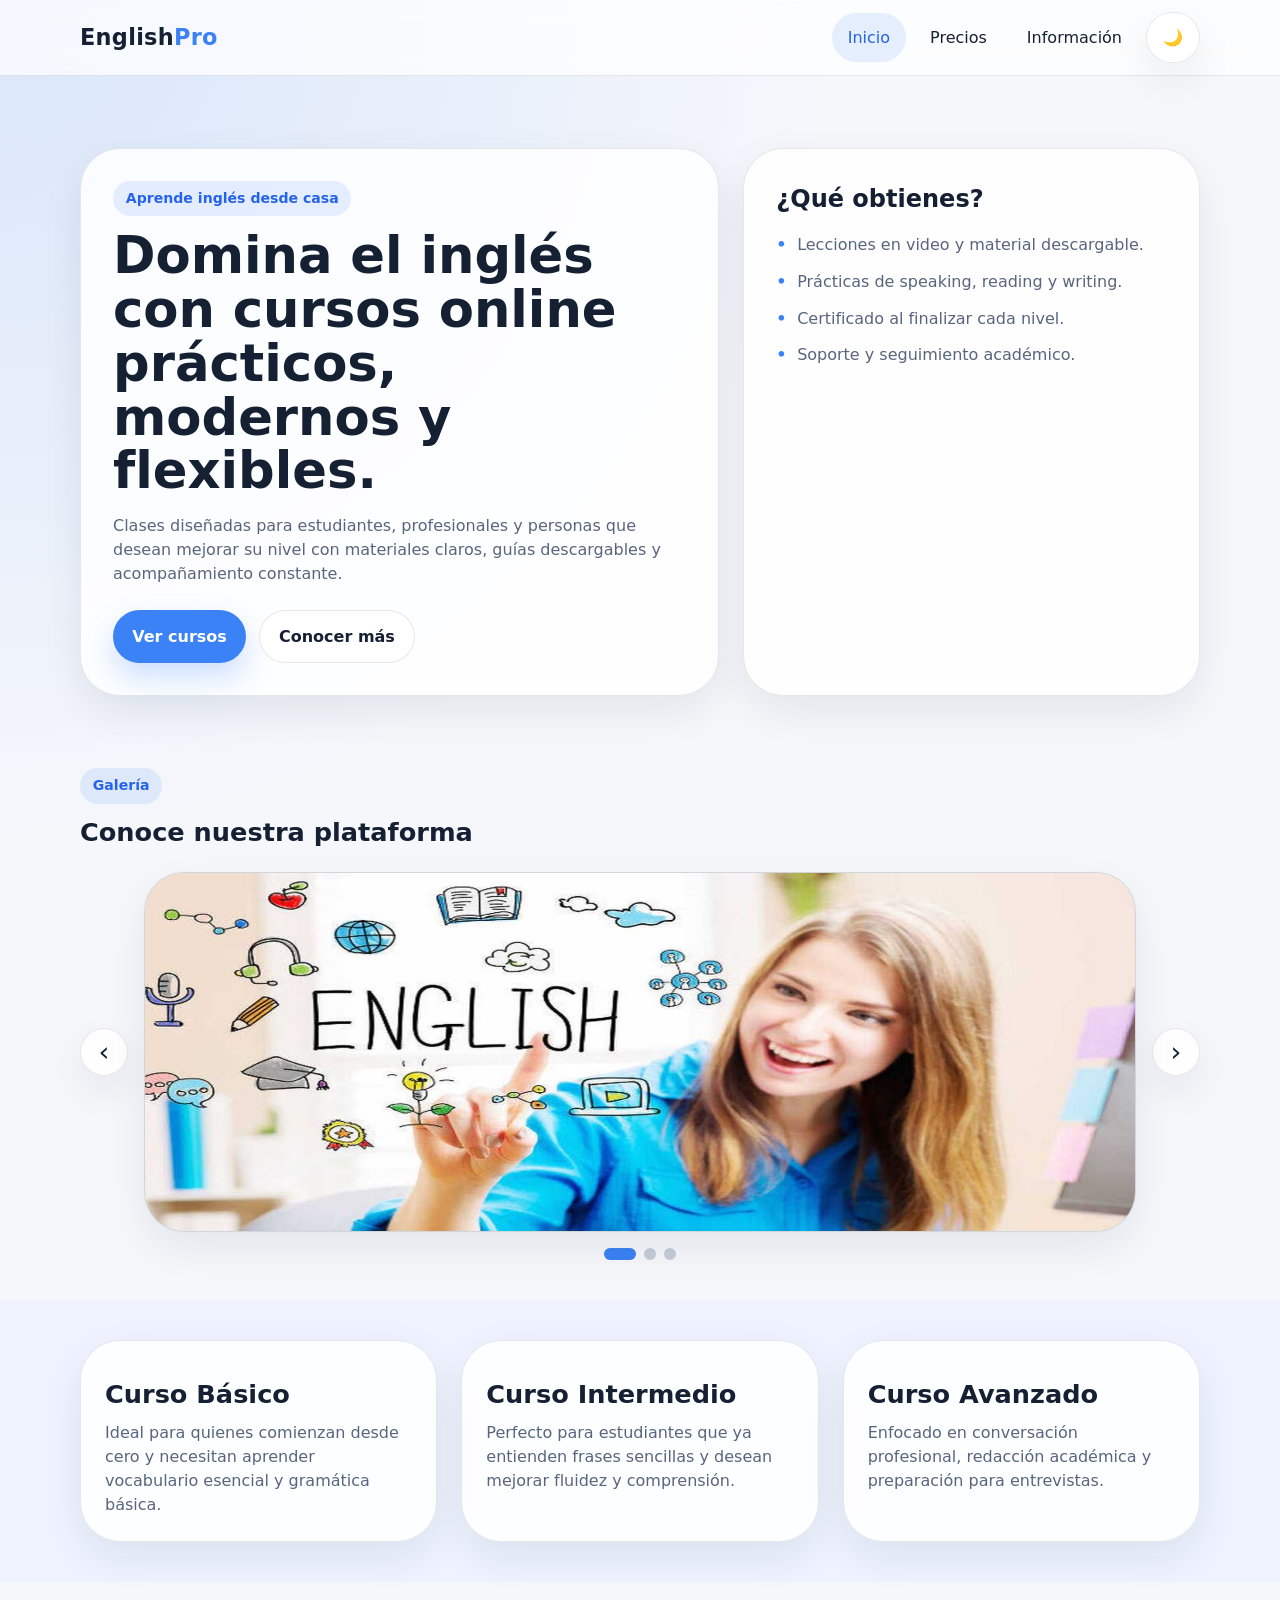
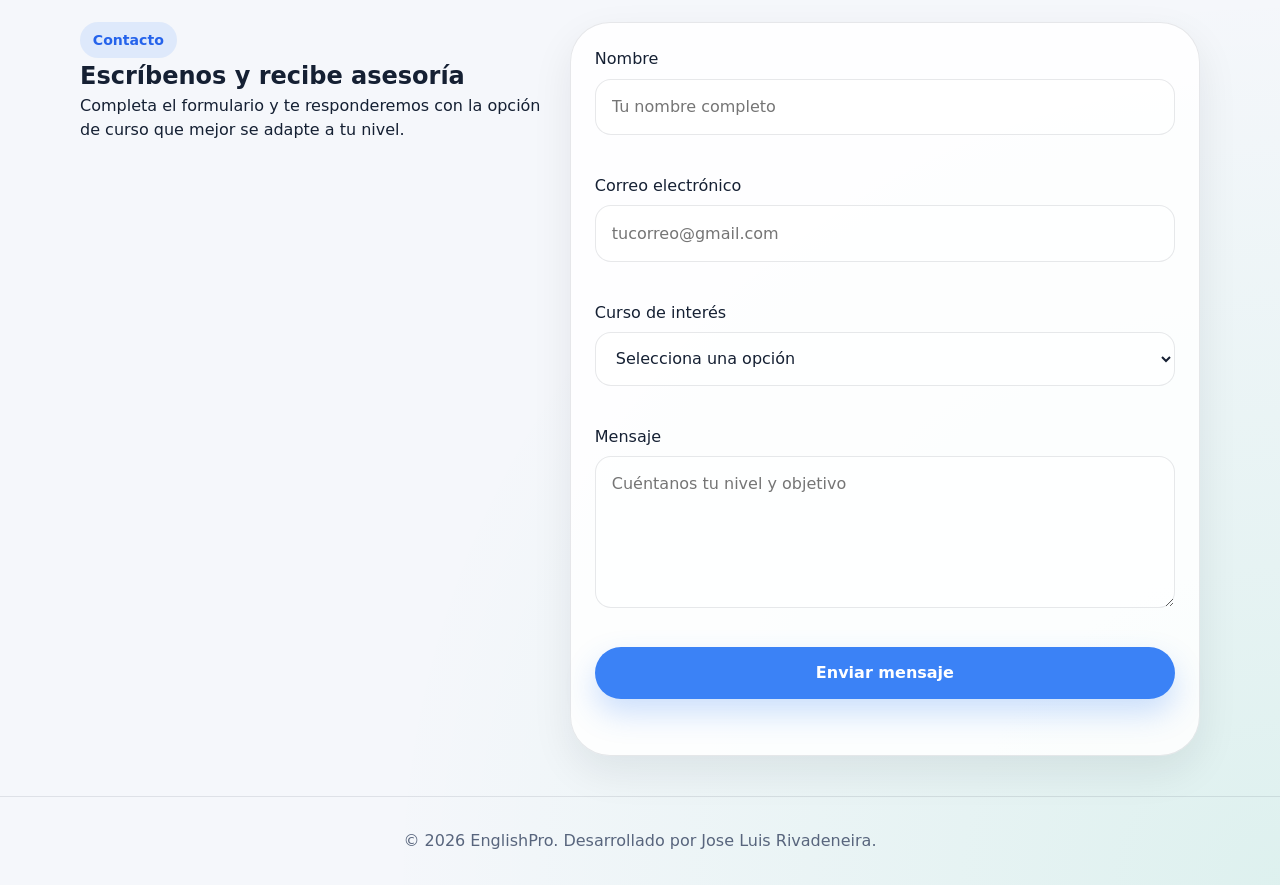
<file: Proyecto1P/index.html>
<!DOCTYPE html>
<html lang="es">
<head>
  <meta charset="UTF-8">
  <meta name="viewport" content="width=device-width, initial-scale=1.0">
  <meta name="description" content="EnglishPro - Cursos online de inglés para principiantes, intermedios y avanzados.">
  <title>EnglishPro | Cursos Online de Inglés</title>
  <link rel="stylesheet" href="CSS/normalice.css">
  <link rel="stylesheet" href="CSS/styles.css">
</head>
<body>
  <header class="site-header">
    <div class="container header__bar">
      <a class="logo" href="index.html">English<span>Pro</span></a>

      <button class="nav-toggle" id="navToggle" aria-label="Abrir menú" aria-expanded="false">
        <span></span>
        <span></span>
        <span></span>
      </button>

      <nav class="nav" id="navMenu">
        <a class="nav__link active" href="index.html">Inicio</a>
        <a class="nav__link" href="precios.html">Precios</a>
        <a class="nav__link" href="info.html">Información</a>
        <button class="theme-btn" id="themeBtn" type="button" aria-label="Cambiar tema">🌙</button>
      </nav>
    </div>
  </header>

  <main>
    <section class="hero">
      <div class="container hero__grid">
        <article class="hero__content">
          <span class="badge">Aprende inglés desde casa</span>
          <h1>Domina el inglés con cursos online prácticos, modernos y flexibles.</h1>
          <p>
            Clases diseñadas para estudiantes, profesionales y personas que desean mejorar su nivel
            con materiales claros, guías descargables y acompañamiento constante.
          </p>
          <div class="hero__actions">
            <a class="btn btn--primary" href="precios.html">Ver cursos</a>
            <a class="btn btn--ghost" href="info.html">Conocer más</a>
          </div>
        </article>

        <article class="hero__card">
          <h2>¿Qué obtienes?</h2>
          <ul class="features">
            <li>Lecciones en video y material descargable.</li>
            <li>Prácticas de speaking, reading y writing.</li>
            <li>Certificado al finalizar cada nivel.</li>
            <li>Soporte y seguimiento académico.</li>
          </ul>
        </article>
      </div>
    </section>

    <section class="section">
      <div class="container">
        <div class="section__head">
          <span class="section__tag">Galería</span>
          <h2><strong>Conoce nuestra plataforma</strong></h2>
        </div>

        <div class="slideshow" aria-label="Galería de imágenes">
          <button class="slideshow__btn" id="prevSlide" aria-label="Imagen anterior">‹</button>

          <div class="slideshow__viewport">
            <img class="slideshow__img active" src="IMG/Imagen1.jpg" alt="Vista 1 del curso de inglés">
            <img class="slideshow__img" src="IMG/Imagen2.jpg" alt="Vista 2 del curso de inglés">
            <img class="slideshow__img" src="IMG/Imagen3.jpg" alt="Vista 3 del curso de inglés">
          </div>

          <button class="slideshow__btn" id="nextSlide" aria-label="Imagen siguiente">›</button>
        </div>

        <div class="dots" aria-label="Selector de imagen">
          <button class="dot active" data-slide="0" aria-label="Mostrar imagen 1"></button>
          <button class="dot" data-slide="1" aria-label="Mostrar imagen 2"></button>
          <button class="dot" data-slide="2" aria-label="Mostrar imagen 3"></button>
        </div>
      </div>
    </section>

    <section class="section section--alt">
      <div class="container cards-grid">
        <article class="info-card">
          <h3>Curso Básico</h3>
          <p>Ideal para quienes comienzan desde cero y necesitan aprender vocabulario esencial y gramática básica.</p>
        </article>
        <article class="info-card">
          <h3>Curso Intermedio</h3>
          <p>Perfecto para estudiantes que ya entienden frases sencillas y desean mejorar fluidez y comprensión.</p>
        </article>
        <article class="info-card">
          <h3>Curso Avanzado</h3>
          <p>Enfocado en conversación profesional, redacción académica y preparación para entrevistas.</p>
        </article>
      </div>
    </section>

    <section class="section">
      <div class="container contact-grid">
        <article>
          <span class="section__tag">Contacto</span>
          <h2>Escríbenos y recibe asesoría</h2>
          <p>Completa el formulario y te responderemos con la opción de curso que mejor se adapte a tu nivel.</p>
        </article>

        <form class="contact-form" id="contactForm" novalidate>
          <div class="form-group">
            <label for="name">Nombre</label>
            <input type="text" id="name" name="name" placeholder="Tu nombre completo">
            <small class="error" id="nameError"></small>
          </div>

          <div class="form-group">
            <label for="email">Correo electrónico</label>
            <input type="email" id="email" name="email" placeholder="tucorreo@gmail.com">
            <small class="error" id="emailError"></small>
          </div>

          <div class="form-group">
            <label for="course">Curso de interés</label>
            <select id="course" name="course">
              <option value="">Selecciona una opción</option>
              <option value="basico">Básico</option>
              <option value="intermedio">Intermedio</option>
              <option value="avanzado">Avanzado</option>
            </select>
            <small class="error" id="courseError"></small>
          </div>

          <div class="form-group">
            <label for="message">Mensaje</label>
            <textarea id="message" name="message" rows="5" placeholder="Cuéntanos tu nivel y objetivo"></textarea>
            <small class="error" id="messageError"></small>
          </div>

          <button class="btn btn--primary btn--full" type="submit">Enviar mensaje</button>
          <p class="form-success" id="formSuccess" role="status" aria-live="polite"></p>
        </form>
      </div>
    </section>
  </main>

   <footer class="site-footer">
    <div class="container footer__grid">
      <p>© 2026 EnglishPro. Desarrollado por Jose Luis Rivadeneira.</p>
    </div>
  </footer>
  <script src="JS/scripts.js"></script>
</body>
</html>
</file>
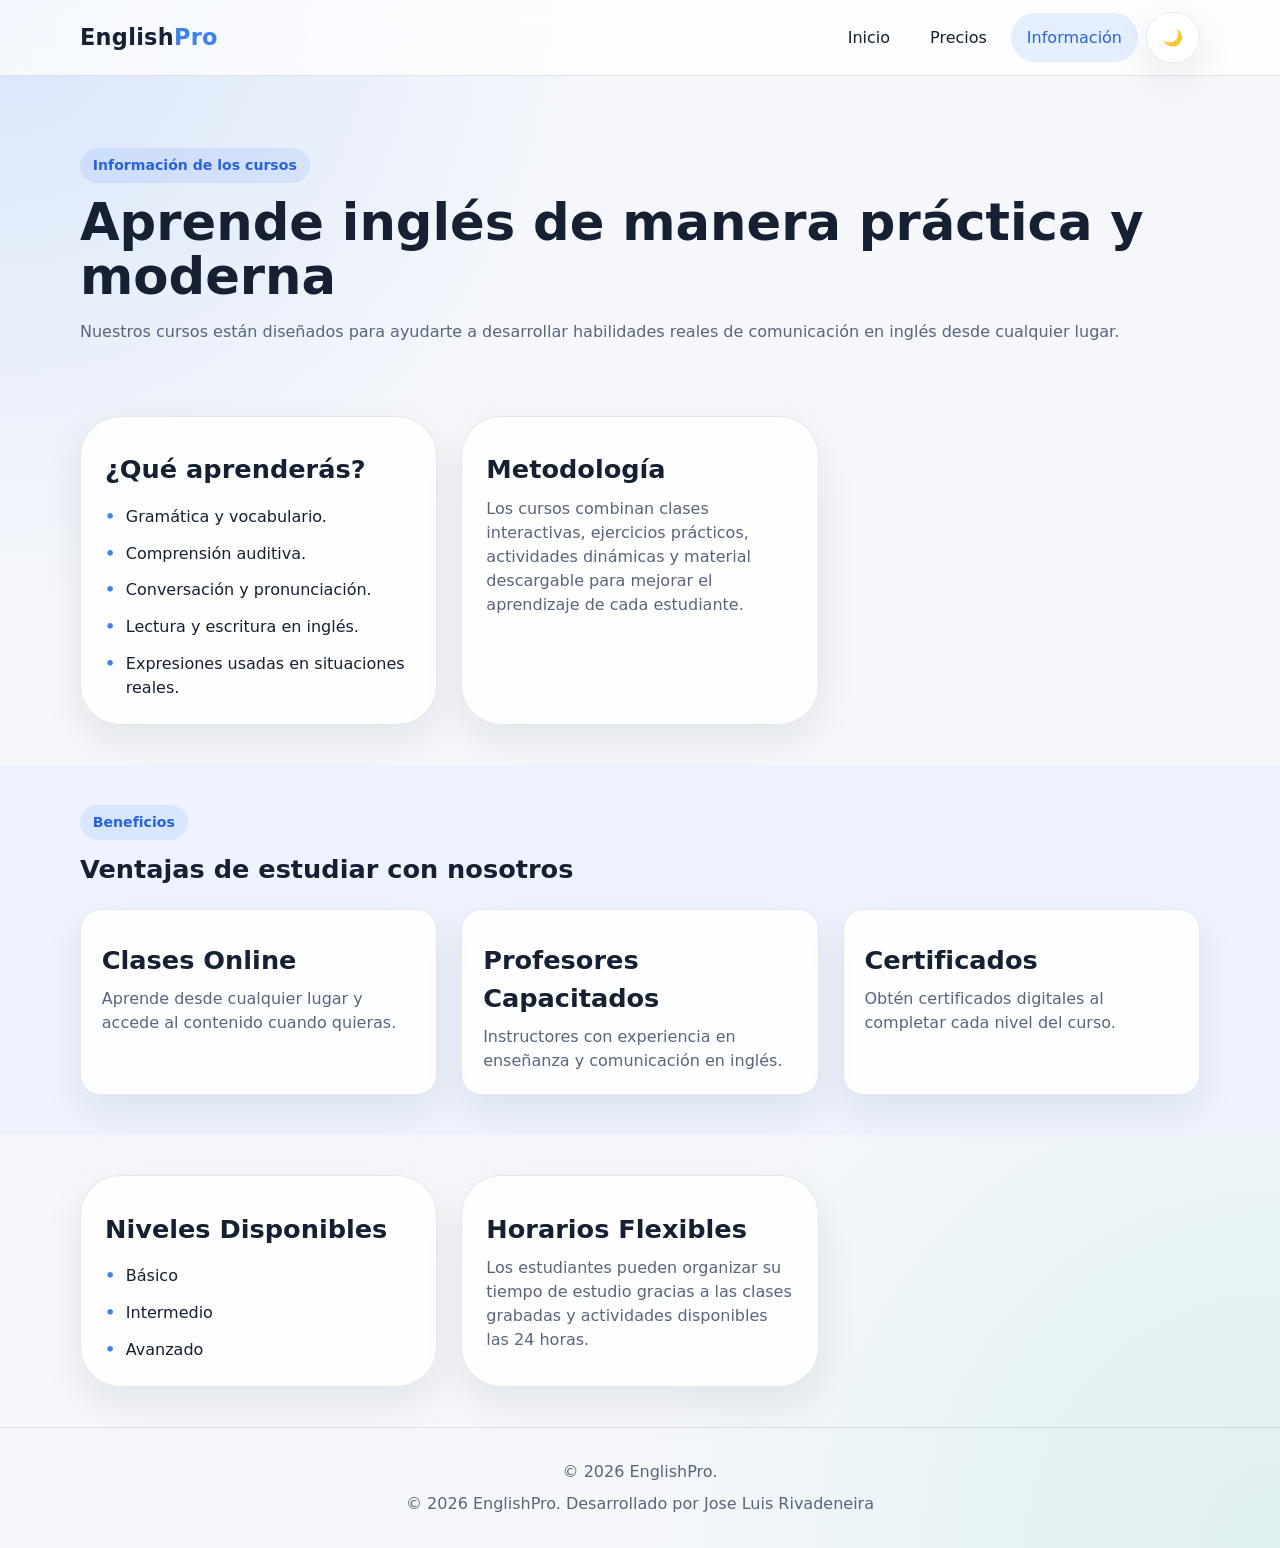
<file: Proyecto1P/info.html>
<!DOCTYPE html>
<html lang="es">
<head>
  <meta charset="UTF-8">
  <meta name="viewport" content="width=device-width, initial-scale=1.0">
  <meta name="description" content="Información y créditos del proyecto EnglishPro.">
  <title>EnglishPro | Información</title>
  <link rel="stylesheet" href="CSS/normalice.css">
  <link rel="stylesheet" href="CSS/styles.css">
</head>
<body>
  <header class="site-header">
    <div class="container header__bar">
      <a class="logo" href="index.html">English<span>Pro</span></a>

      <button class="nav-toggle" id="navToggle" aria-label="Abrir menú" aria-expanded="false">
        <span></span>
        <span></span>
        <span></span>
      </button>

      <nav class="nav" id="navMenu">
        <a class="nav__link" href="index.html">Inicio</a>
        <a class="nav__link" href="precios.html">Precios</a>
        <a class="nav__link active" href="info.html">Información</a>
        <button class="theme-btn" id="themeBtn" type="button" aria-label="Cambiar tema">🌙</button>
      </nav>
    </div>
  </header>

  <main>

  <section class="page-hero">
    <div class="container">
      <span class="badge">Información de los cursos</span>
      <h1>Aprende inglés de manera práctica y moderna</h1>
      <p>
        Nuestros cursos están diseñados para ayudarte a desarrollar habilidades
        reales de comunicación en inglés desde cualquier lugar.
      </p>
    </div>
  </section>

  <section class="section">
    <div class="container two-col">

      <article class="content-box">
        <h2>¿Qué aprenderás?</h2>

        <ul class="list">
          <li>Gramática y vocabulario.</li>
          <li>Comprensión auditiva.</li>
          <li>Conversación y pronunciación.</li>
          <li>Lectura y escritura en inglés.</li>
          <li>Expresiones usadas en situaciones reales.</li>
        </ul>
      </article>

      <article class="content-box">
        <h2>Metodología</h2>

        <p>
          Los cursos combinan clases interactivas, ejercicios prácticos,
          actividades dinámicas y material descargable para mejorar el
          aprendizaje de cada estudiante.
        </p>
      </article>

    </div>
  </section>

  <section class="section section--alt">
    <div class="container">

      <div class="section__head">
        <span class="section__tag">Beneficios</span>
        <h2>Ventajas de estudiar con nosotros</h2>
      </div>

      <div class="timeline">

        <article class="timeline__item">
          <h3>Clases Online</h3>
          <p>
            Aprende desde cualquier lugar y accede al contenido cuando quieras.
          </p>
        </article>

        <article class="timeline__item">
          <h3>Profesores Capacitados</h3>
          <p>
            Instructores con experiencia en enseñanza y comunicación en inglés.
          </p>
        </article>

        <article class="timeline__item">
          <h3>Certificados</h3>
          <p>
            Obtén certificados digitales al completar cada nivel del curso.
          </p>
        </article>

      </div>

    </div>
  </section>

  <section class="section">
    <div class="container two-col">

      <article class="content-box">
        <h2>Niveles Disponibles</h2>

        <ul class="list">
          <li>Básico</li>
          <li>Intermedio</li>
          <li>Avanzado</li>
        </ul>
      </article>

      <article class="content-box">
        <h2>Horarios Flexibles</h2>

        <p>
          Los estudiantes pueden organizar su tiempo de estudio gracias a las
          clases grabadas y actividades disponibles las 24 horas.
        </p>
      </article>

    </div>
  </section>

</main>

  <footer class="site-footer">
    <div class="container footer__grid">
      <p>© 2026 EnglishPro.</p>
      <p>© 2026 EnglishPro. Desarrollado por Jose Luis Rivadeneira</p>
    </div>
  </footer>
  <script src="JS/scripts.js"></script>
</body>
</html>
</file>
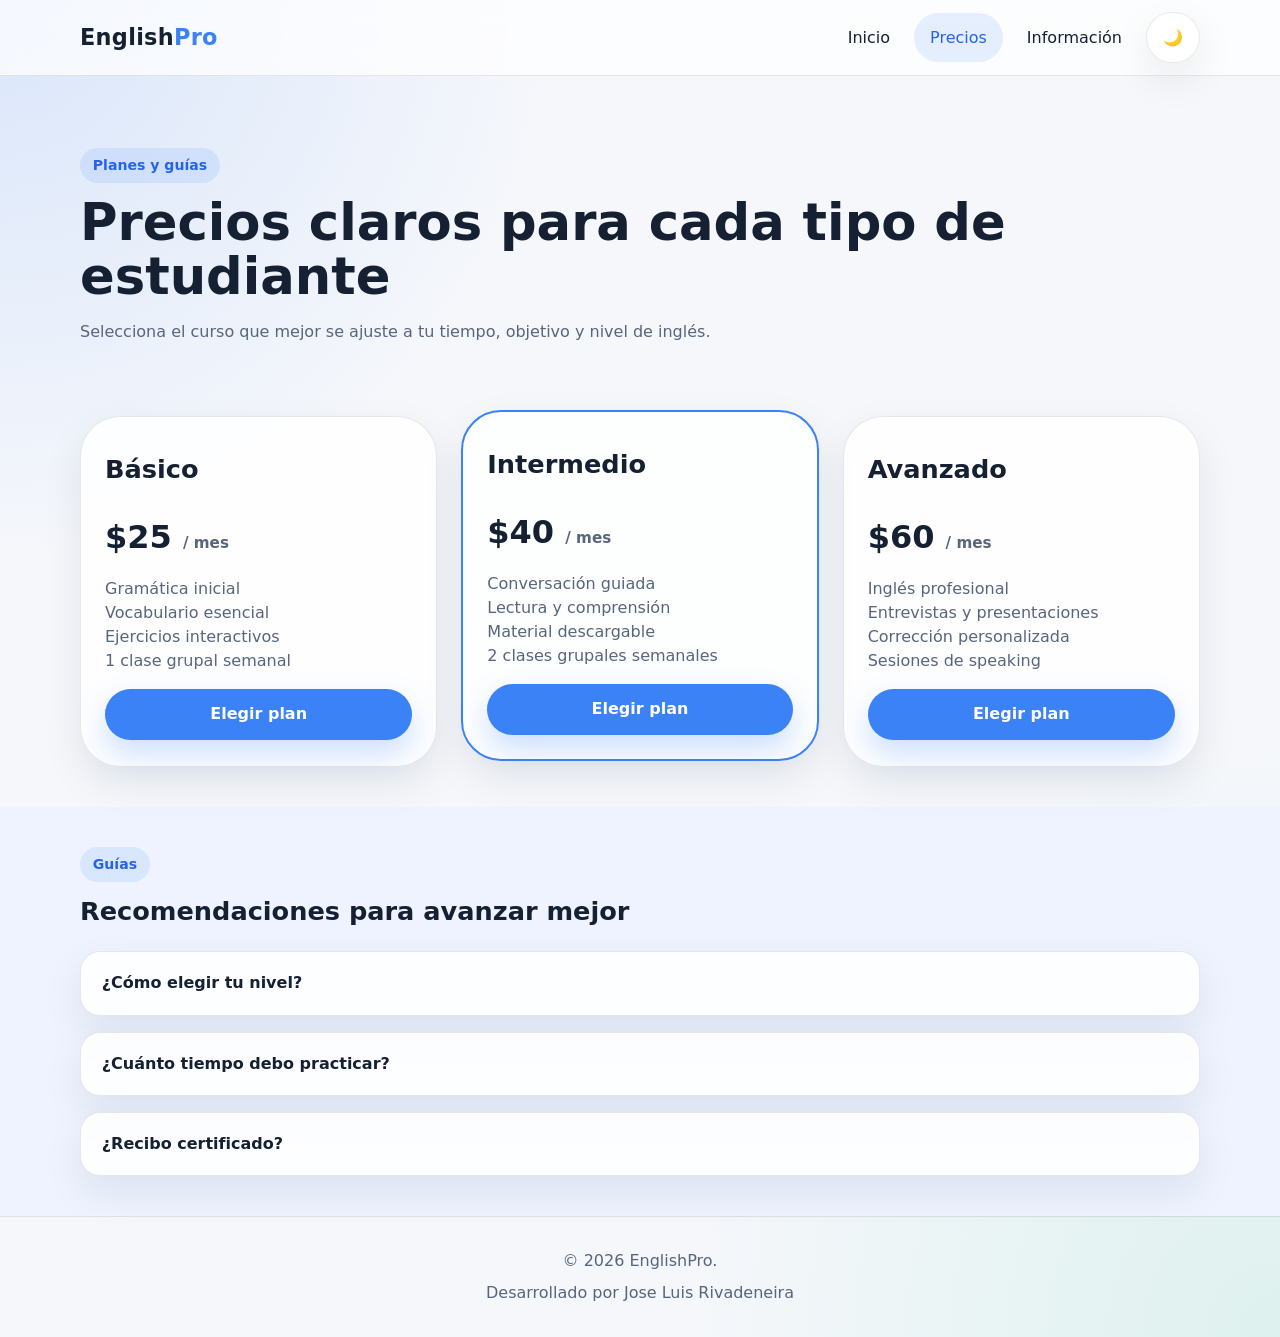
<file: Proyecto1P/precios.html>
<!DOCTYPE html>
<html lang="es">
<head>
  <meta charset="UTF-8">
  <meta name="viewport" content="width=device-width, initial-scale=1.0">
  <meta name="description" content="Precios y planes de cursos online de inglés.">
  <title>EnglishPro | Precios</title>
  <link rel="stylesheet" href="CSS/normalice.css">
  <link rel="stylesheet" href="CSS/styles.css">
</head>
<body>
  <header class="site-header">
    <div class="container header__bar">
      <a class="logo" href="index.html">English<span>Pro</span></a>

      <button class="nav-toggle" id="navToggle" aria-label="Abrir menú" aria-expanded="false">
        <span></span>
        <span></span>
        <span></span>
      </button>

      <nav class="nav" id="navMenu">
        <a class="nav__link" href="index.html">Inicio</a>
        <a class="nav__link active" href="precios.html">Precios</a>
        <a class="nav__link" href="info.html">Información</a>
        <button class="theme-btn" id="themeBtn" type="button" aria-label="Cambiar tema">🌙</button>
      </nav>
    </div>
  </header>

  <main>
    <section class="page-hero">
      <div class="container">
        <span class="badge">Planes y guías</span>
        <h1>Precios claros para cada tipo de estudiante</h1>
        <p>Selecciona el curso que mejor se ajuste a tu tiempo, objetivo y nivel de inglés.</p>
      </div>
    </section>

    <section class="section">
      <div class="container pricing-grid">
        <article class="pricing-card">
          <h2>Básico</h2>
          <p class="price">$25 <span>/ mes</span></p>
          <ul>
            <li>Gramática inicial</li>
            <li>Vocabulario esencial</li>
            <li>Ejercicios interactivos</li>
            <li>1 clase grupal semanal</li>
          </ul>
          <a class="btn btn--primary" href="index.html#contact">Elegir plan</a>
        </article>

        <article class="pricing-card pricing-card--featured">
          <h2>Intermedio</h2>
          <p class="price">$40 <span>/ mes</span></p>
          <ul>
            <li>Conversación guiada</li>
            <li>Lectura y comprensión</li>
            <li>Material descargable</li>
            <li>2 clases grupales semanales</li>
          </ul>
          <a class="btn btn--primary" href="index.html#contact">Elegir plan</a>
        </article>

        <article class="pricing-card">
          <h2>Avanzado</h2>
          <p class="price">$60 <span>/ mes</span></p>
          <ul>
            <li>Inglés profesional</li>
            <li>Entrevistas y presentaciones</li>
            <li>Corrección personalizada</li>
            <li>Sesiones de speaking</li>
          </ul>
          <a class="btn btn--primary" href="index.html#contact">Elegir plan</a>
        </article>
      </div>
    </section>

    <section class="section section--alt">
      <div class="container">
        <div class="section__head">
          <span class="section__tag">Guías</span>
          <h2>Recomendaciones para avanzar mejor</h2>
        </div>

        <div class="accordion">
          <article class="accordion__item">
            <button class="accordion__trigger" type="button">¿Cómo elegir tu nivel?</button>
            <div class="accordion__content">
              <p>Si apenas conoces palabras básicas, inicia con Básico. Si puedes formar frases sencillas, elige Intermedio. Si ya mantienes conversaciones, Avanzado es el indicado.</p>
            </div>
          </article>

          <article class="accordion__item">
            <button class="accordion__trigger" type="button">¿Cuánto tiempo debo practicar?</button>
            <div class="accordion__content">
              <p>Lo ideal es practicar al menos 20 a 30 minutos diarios para mejorar vocabulario, escucha y pronunciación de forma constante.</p>
            </div>
          </article>

          <article class="accordion__item">
            <button class="accordion__trigger" type="button">¿Recibo certificado?</button>
            <div class="accordion__content">
              <p>Sí, cada estudiante recibe un certificado digital al terminar su curso y completar las actividades principales.</p>
            </div>
          </article>
        </div>
      </div>
    </section>
  </main>

  <footer class="site-footer">
    <div class="container footer__grid">
      <p>© 2026 EnglishPro.</p>
      <p>Desarrollado por Jose Luis Rivadeneira</p>
    </div>
  </footer>
  <script src="JS/scripts.js"></script>
</body>
</html>
</file>
<file: Proyecto1P/CSS/styles.css>
:root {
  --bg: #f5f7fb;
  --bg-alt: #eef3ff;
  --surface: rgba(255, 255, 255, 0.85);
  --text: #152033;
  --muted: #58657d;
  --primary: #3b82f6;
  --primary-dark: #2563eb;
  --border: rgba(21, 32, 51, 0.1);
  --shadow: 0 16px 40px rgba(17, 24, 39, 0.08);
  --radius: 40px;
  --header-h: 76px;
}

body.dark {
  --bg: #0f172a;
  --bg-alt: #111c33;
  --surface: rgba(15, 23, 42, 0.9);
  --text: #e5eefc;
  --muted: #a8b3c7;
  --primary: #60a5fa;
  --primary-dark: #3b82f6;
  --border: rgba(255, 255, 255, 0.1);
  --shadow: 0 16px 40px rgba(0, 0, 0, 0.35);
}

body {
  min-height: 100vh;
  background:
    radial-gradient(circle at top left, rgba(59, 130, 246, 0.15), transparent 30%),
    radial-gradient(circle at bottom right, rgba(16, 185, 129, 0.1), transparent 32%),
    var(--bg);
  color: var(--text);
  font-family: Inter, system-ui, -apple-system, BlinkMacSystemFont, "Segoe UI", sans-serif;
  padding-top: var(--header-h);
}

.container {
  width: min(1120px, calc(100% - 2rem));
  margin: 0 auto;
}

.site-header {
  position: fixed;
  inset: 0 0 auto 0;
  height: var(--header-h);
  z-index: 1000;
  backdrop-filter: blur(14px);
  background: rgba(255, 255, 255, 0.72);
  border-bottom: 1px solid var(--border);
}

body.dark .site-header {
  background: rgba(15, 23, 42, 0.78);
}

.header__bar {
  height: 100%;
  display: flex;
  align-items: center;
  justify-content: space-between;
  gap: 1rem;
}

.logo {
  font-size: 1.4rem;
  font-weight: 800;
  letter-spacing: 0.3px;
}

.logo span {
  color: var(--primary);
}

.nav {
  display: flex;
  align-items: center;
  gap: 0.5rem;
}

.nav__link,
.theme-btn {
  padding: 0.8rem 1rem;
  border-radius: 999px;
  transition: 0.25s ease;
}

.nav__link:hover,
.nav__link.active {
  background: rgba(59, 130, 246, 0.12);
  color: var(--primary-dark);
}

.theme-btn {
  background: var(--surface);
  border: 1px solid var(--border);
  box-shadow: var(--shadow);
}

.nav-toggle {
  display: none;
  width: 48px;
  height: 48px;
  border-radius: 14px;
  border: 1px solid var(--border);
  background: var(--surface);
  box-shadow: var(--shadow);
}

.nav-toggle span {
  display: block;
  width: 22px;
  height: 2px;
  margin: 4px auto;
  background: var(--text);
  border-radius: 999px;
}

.hero,
.page-hero {
  padding: 4.5rem 0 2rem;
}

.hero__grid,
.contact-grid,
.two-col,
.pricing-grid,
.cards-grid,
.footer__grid,
.timeline {
  display: grid;
  gap: 1.5rem;
}

.hero__grid {
  grid-template-columns: 1.4fr 1fr;
  align-items: stretch;
}

.hero__content,
.hero__card,
.content-box,
.pricing-card,
.info-card,
.contact-form {
  background: var(--surface);
  border: 1px solid var(--border);
  border-radius: var(--radius);
  box-shadow: var(--shadow);
}

select option {
  background-color: #ffffff;
  color: #152033;
}

body.dark select option {
  background-color: #0f172a;
  color: #e5eefc;
}

.hero__content,
.hero__card {
  padding: 2rem;
}

.hero h1,
.page-hero h1 {
  font-size: clamp(2rem, 4vw, 4rem);
  line-height: 1.05;
  margin: 0.8rem 0 1rem;
}

.hero p,
.page-hero p,
.content-box p,
.info-card p,
.timeline__item p,
.pricing-card li,
.features li {
  color: var(--muted);
}

.badge,
.section__tag {
  display: inline-flex;
  padding: 0.45rem 0.8rem;
  border-radius: 999px;
  background: rgba(59, 130, 246, 0.12);
  color: var(--primary-dark);
  font-weight: 700;
  font-size: 0.88rem;
}

.hero__actions {
  display: flex;
  flex-wrap: wrap;
  gap: 0.8rem;
  margin-top: 1.5rem;
}

.btn {
  display: inline-flex;
  align-items: center;
  justify-content: center;
  min-height: 48px;
  padding: 0.85rem 1.2rem;
  border-radius: 999px;
  font-weight: 700;
  transition: 0.25s ease;
}

.btn--primary {
  background: var(--primary);
  color: white;
  box-shadow: 0 14px 30px rgba(59, 130, 246, 0.25);
}

.btn--primary:hover {
  transform: translateY(-2px);
  background: var(--primary-dark);
}

.btn--ghost {
  border: 1px solid var(--border);
  background: var(--surface);
}

.btn--full {
  width: 100%;
}

.features,
.list {
  display: grid;
  gap: 0.8rem;
  margin-top: 1rem;
}

.features li,
.list li {
  position: relative;
  padding-left: 1.3rem;
}

.features li::before,
.list li::before {
  content: "•";
  position: absolute;
  left: 0;
  color: var(--primary);
  font-weight: 900;
}

.section {
  padding: 2.5rem 0;
}

.section--alt {
  background: var(--bg-alt);
}

.section__head {
  margin-bottom: 1.3rem;
}

.section__head h2,
.content-box h2,
.pricing-card h2,
.timeline__item h3,
.info-card h3 {
  font-size: clamp(1.3rem, 2vw, 2rem);
  margin-top: 0.6rem;
  margin-bottom: 0.5rem;
}

.slideshow {
  display: grid;
  grid-template-columns: auto 1fr auto;
  gap: 1rem;
  align-items: center;
}

.slideshow__viewport {
  position: relative;
  min-height: 360px;
  overflow: hidden;
  border-radius: var(--radius);
  background: rgba(0, 0, 0, 0.05);
  border: 1px solid var(--border);
  box-shadow: var(--shadow);
}

.slideshow__img {
  position: absolute;
  inset: 0;
  width: 100%;
  height: 100%;
  object-fit: cover, contain;
  opacity: 0;
  transition: opacity 0.45s ease;
}

.slideshow__img.active {
  opacity: 1;
}

.slideshow__btn {
  width: 48px;
  height: 48px;
  border-radius: 50%;
  background: var(--surface);
  border: 1px solid var(--border);
  box-shadow: var(--shadow);
  font-size: 1.7rem;
  color: var(--text);
}

.dots {
  display: flex;
  justify-content: center;
  gap: 0.5rem;
  margin-top: 1rem;
}

.dot {
  width: 12px;
  height: 12px;
  border-radius: 999px;
  background: rgba(148, 163, 184, 0.5);
}

.dot.active {
  width: 32px;
  background: var(--primary);
}

.cards-grid,
.pricing-grid,
.two-col {
  grid-template-columns: repeat(3, minmax(0, 1fr));
}

.contact-grid {
  grid-template-columns: 0.85fr 1.15fr;
  align-items: start;
}

.contact-form,
.content-box,
.pricing-card,
.info-card {
  padding: 1.5rem;
}

.form-group {
  display: grid;
  gap: 0.45rem;
  margin-bottom: 1rem;
}

input,
select,
textarea {
  width: 100%;
  border-radius: 16px;
  border: 1px solid var(--border);
  background: rgba(255, 255, 255, 0.55);
  color: var(--text);
  padding: 0.95rem 1rem;
  outline: none;
}

body.dark input,
body.dark select,
body.dark textarea {
  background: rgba(255, 255, 255, 0.04);
}

input:focus,
select:focus,
textarea:focus {
  border-color: var(--primary);
  box-shadow: 0 0 0 4px rgba(59, 130, 246, 0.15);
}

.error {
  min-height: 1rem;
  color: #ef4444;
  font-size: 0.9rem;
}

.form-success {
  margin-top: 0.8rem;
  color: #10b981;
  font-weight: 700;
  min-height: 1.2rem;
}

.pricing-card {
  display: flex;
  flex-direction: column;
  gap: 1rem;
}

.price {
  font-size: 2rem;
  font-weight: 800;
}

.price span {
  font-size: 0.95rem;
  color: var(--muted);
}

.pricing-card--featured {
  border: 2px solid var(--primary);
  transform: translateY(-6px);
}

.accordion {
  display: grid;
  gap: 1rem;
}

.accordion__item {
  border-radius: 20px;
  overflow: hidden;
  border: 1px solid var(--border);
  background: var(--surface);
  box-shadow: var(--shadow);
}

.accordion__trigger {
  width: 100%;
  text-align: left;
  padding: 1.2rem 1.3rem;
  font-weight: 700;
  color: var(--text);
}

.accordion__content {
  max-height: 0;
  overflow: hidden;
  transition: max-height 0.3s ease;
}

.accordion__content p {
  padding: 0 1.3rem 1.2rem;
  color: var(--muted);
}

.accordion__item.open .accordion__content {
  max-height: 180px;
}

.timeline {
  grid-template-columns: repeat(3, minmax(0, 1fr));
}

.timeline__item {
  padding: 1.3rem;
  background: var(--surface);
  border-radius: 20px;
  border: 1px solid var(--border);
  box-shadow: var(--shadow);
}

.site-footer {
  padding: 2rem 0;
  border-top: 1px solid var(--border);
}

.footer__grid {
  display: flex;
  flex-direction: column;
  align-items: center;
  justify-content: center;
  text-align: center;
  gap: 0.5rem;
  color: var(--muted);
}

@media (max-width: 960px) {
  .hero__grid,
  .contact-grid,
  .two-col,
  .cards-grid,
  .pricing-grid,
  .timeline {
    grid-template-columns: 1fr;
  }

  .pricing-card--featured {
    transform: none;
  }

  .slideshow {
    grid-template-columns: 1fr;
  }

  .slideshow__btn {
    display: none;
  }

  .slideshow__viewport {
    min-height: 280px;
  }
}

@media (max-width: 768px) {
  .nav-toggle {
    display: inline-block;
  }

  .nav {
    position: absolute;
    top: calc(var(--header-h) - 8px);
    right: 1rem;
    left: 1rem;
    display: none;
    flex-direction: column;
    align-items: stretch;
    padding: 1rem;
    border-radius: 20px;
    background: var(--surface);
    border: 1px solid var(--border);
    box-shadow: var(--shadow);
  }

  .nav.open {
    display: flex;
  }

  .nav__link,
  .theme-btn {
    width: 100%;
    text-align: center;
  }

  .footer__grid {
    grid-template-columns: 1fr;
    text-align: center;
  }
}
</file>
<file: Proyecto1P/CSS/normalice.css>
/* normalize.css básico y ligero */
*,
*::before,
*::after {
  box-sizing: border-box;
}

html {
  line-height: 1.5;
  -webkit-text-size-adjust: 100%;
  scroll-behavior: smooth;
}

body {
  margin: 0;
}

main {
  display: block;
}

h1, h2, h3, h4, p {
  margin: 0;
}

ul {
  margin: 0;
  padding: 0;
  list-style: none;
}

a {
  background-color: transparent;
  text-decoration: none;
  color: inherit;
}

img {
  max-width: 100%;
  display: block;
}

button,
input,
select,
textarea {
  font: inherit;
}

button {
  border: 0;
  background: none;
  cursor: pointer;
}

textarea {
  resize: vertical;
}
</file>
